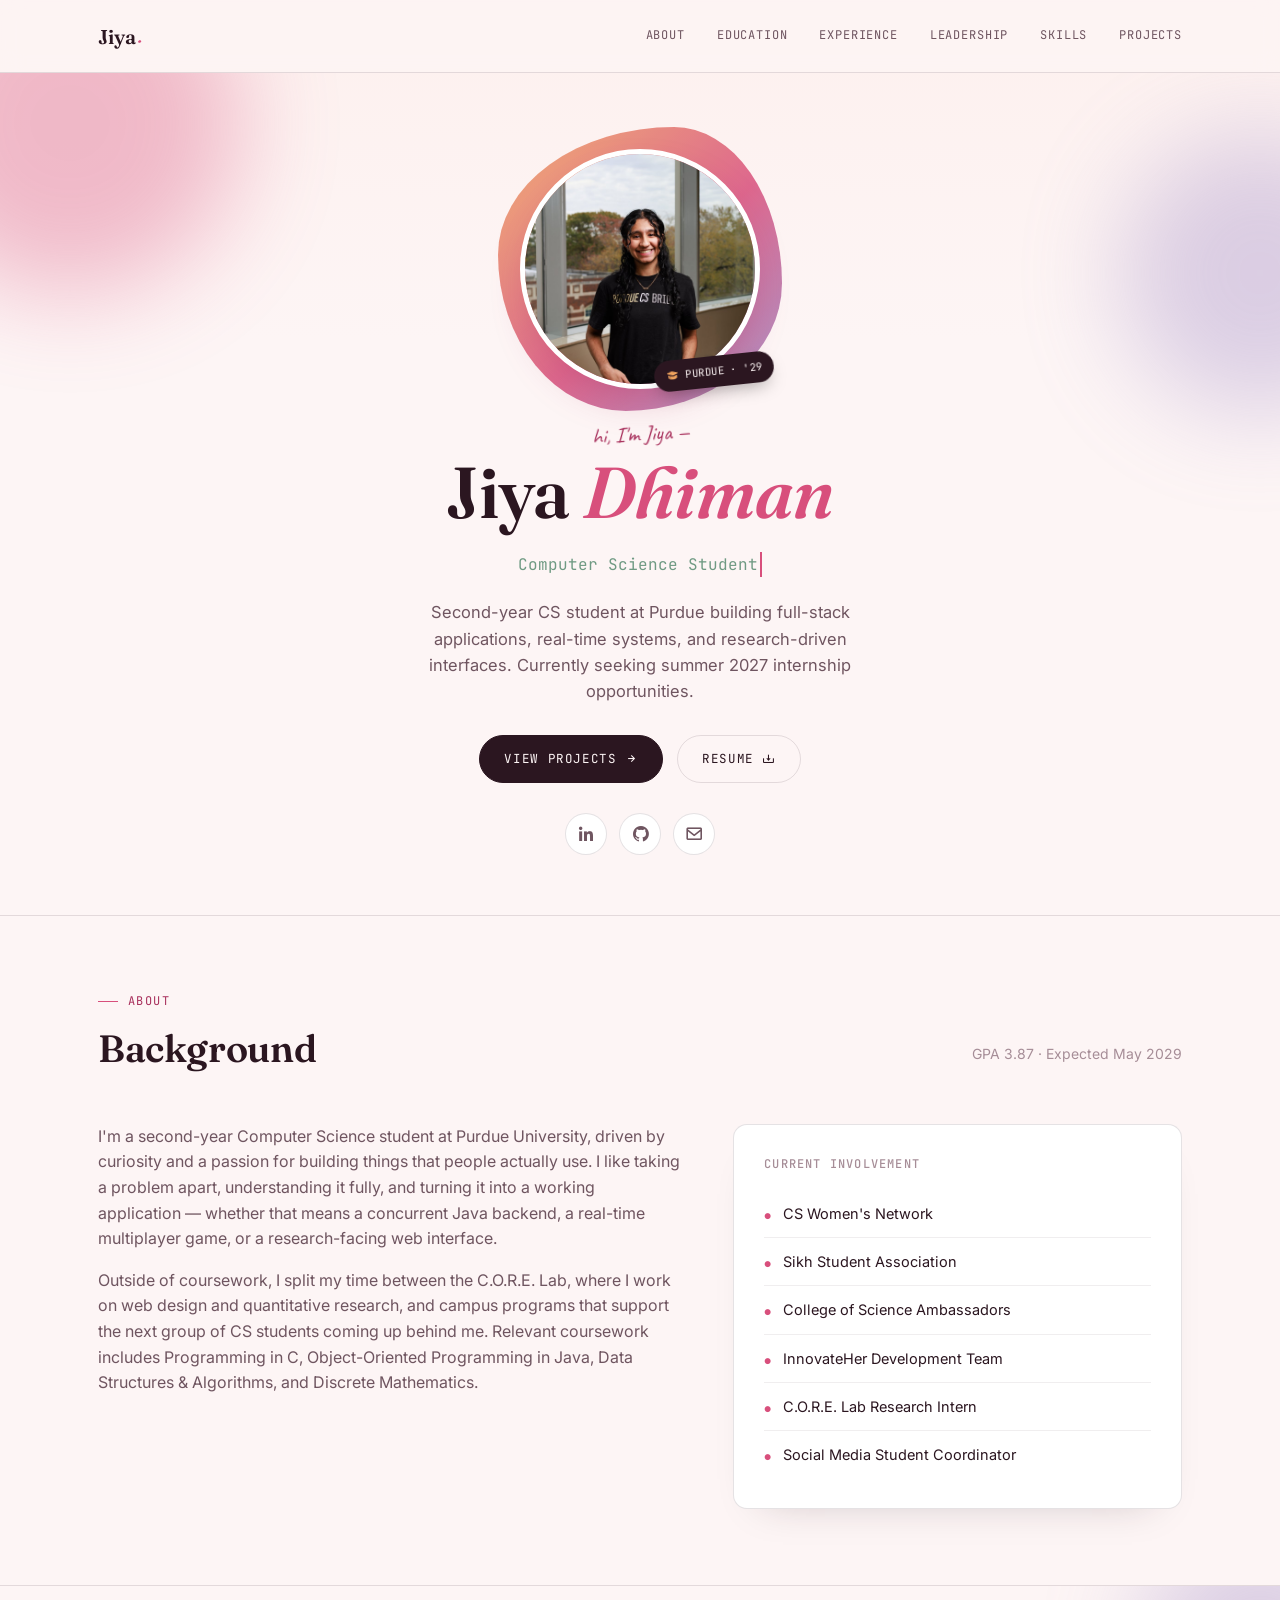
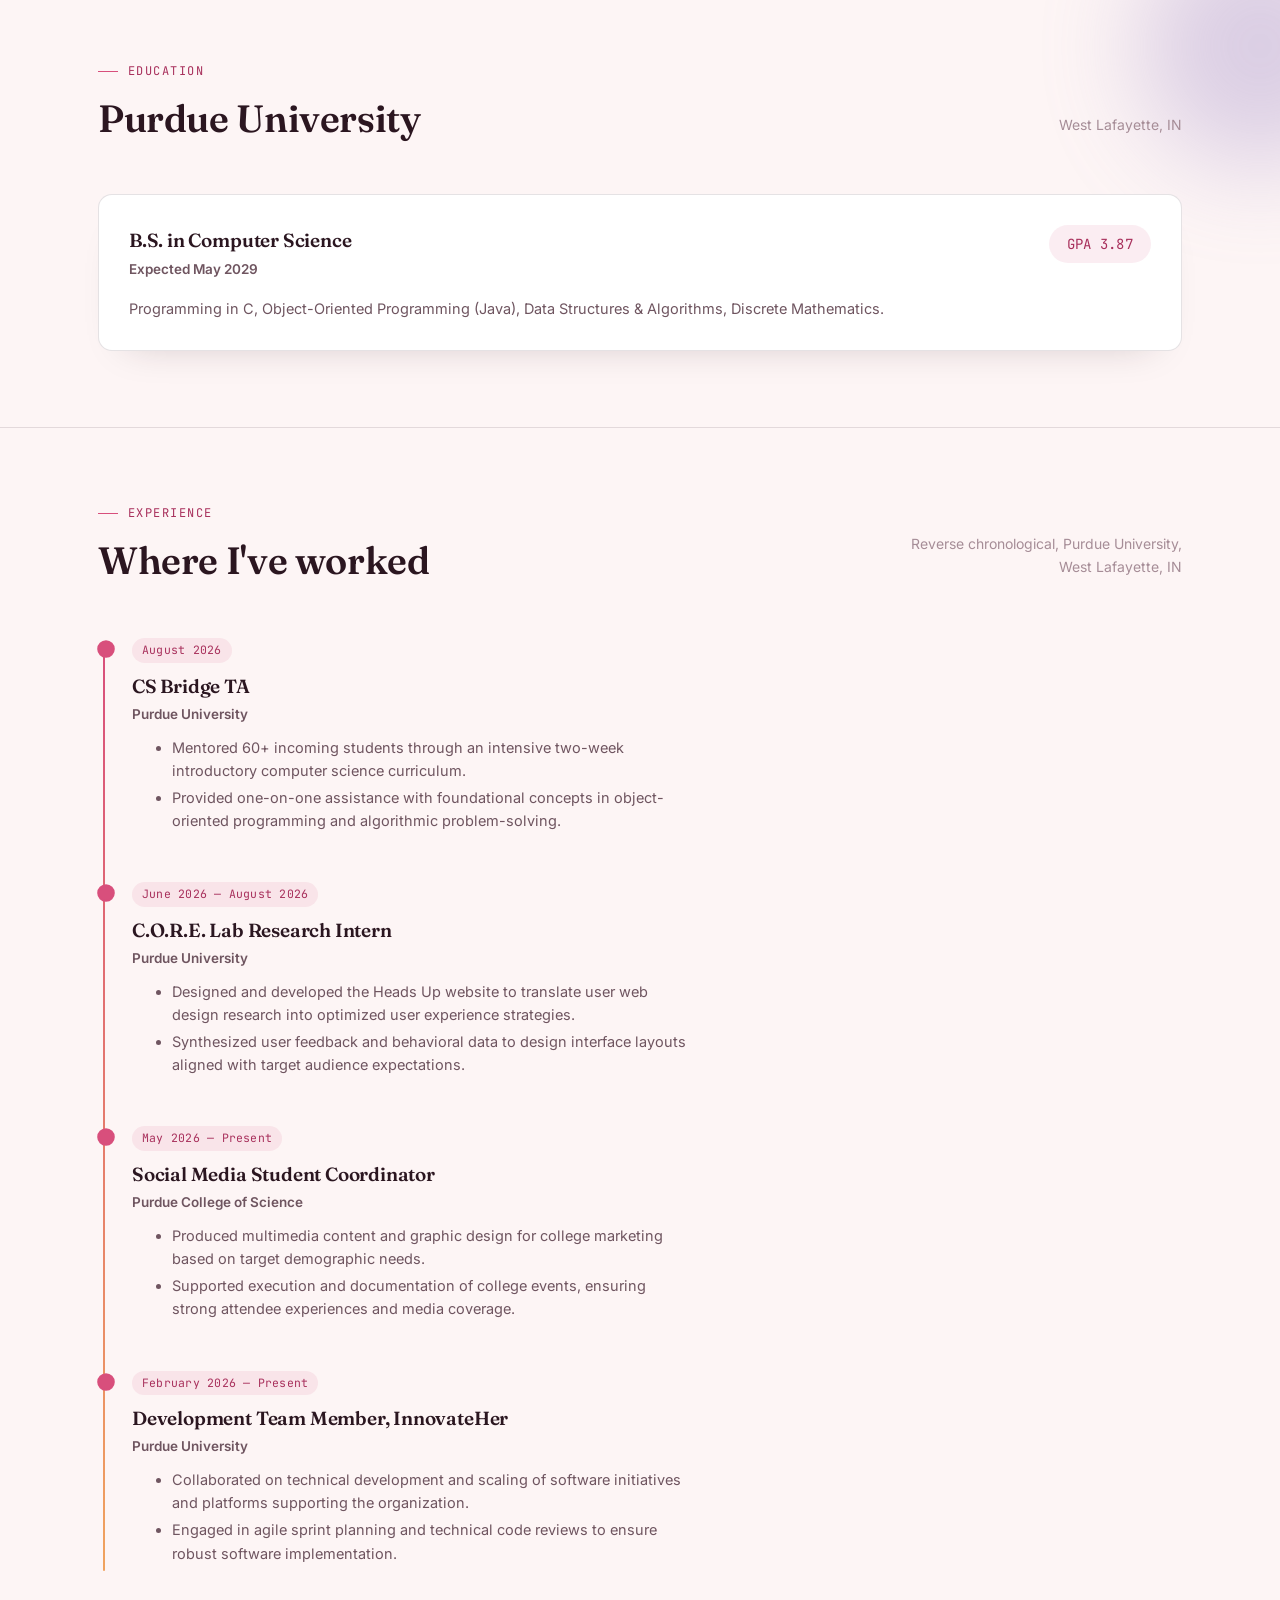
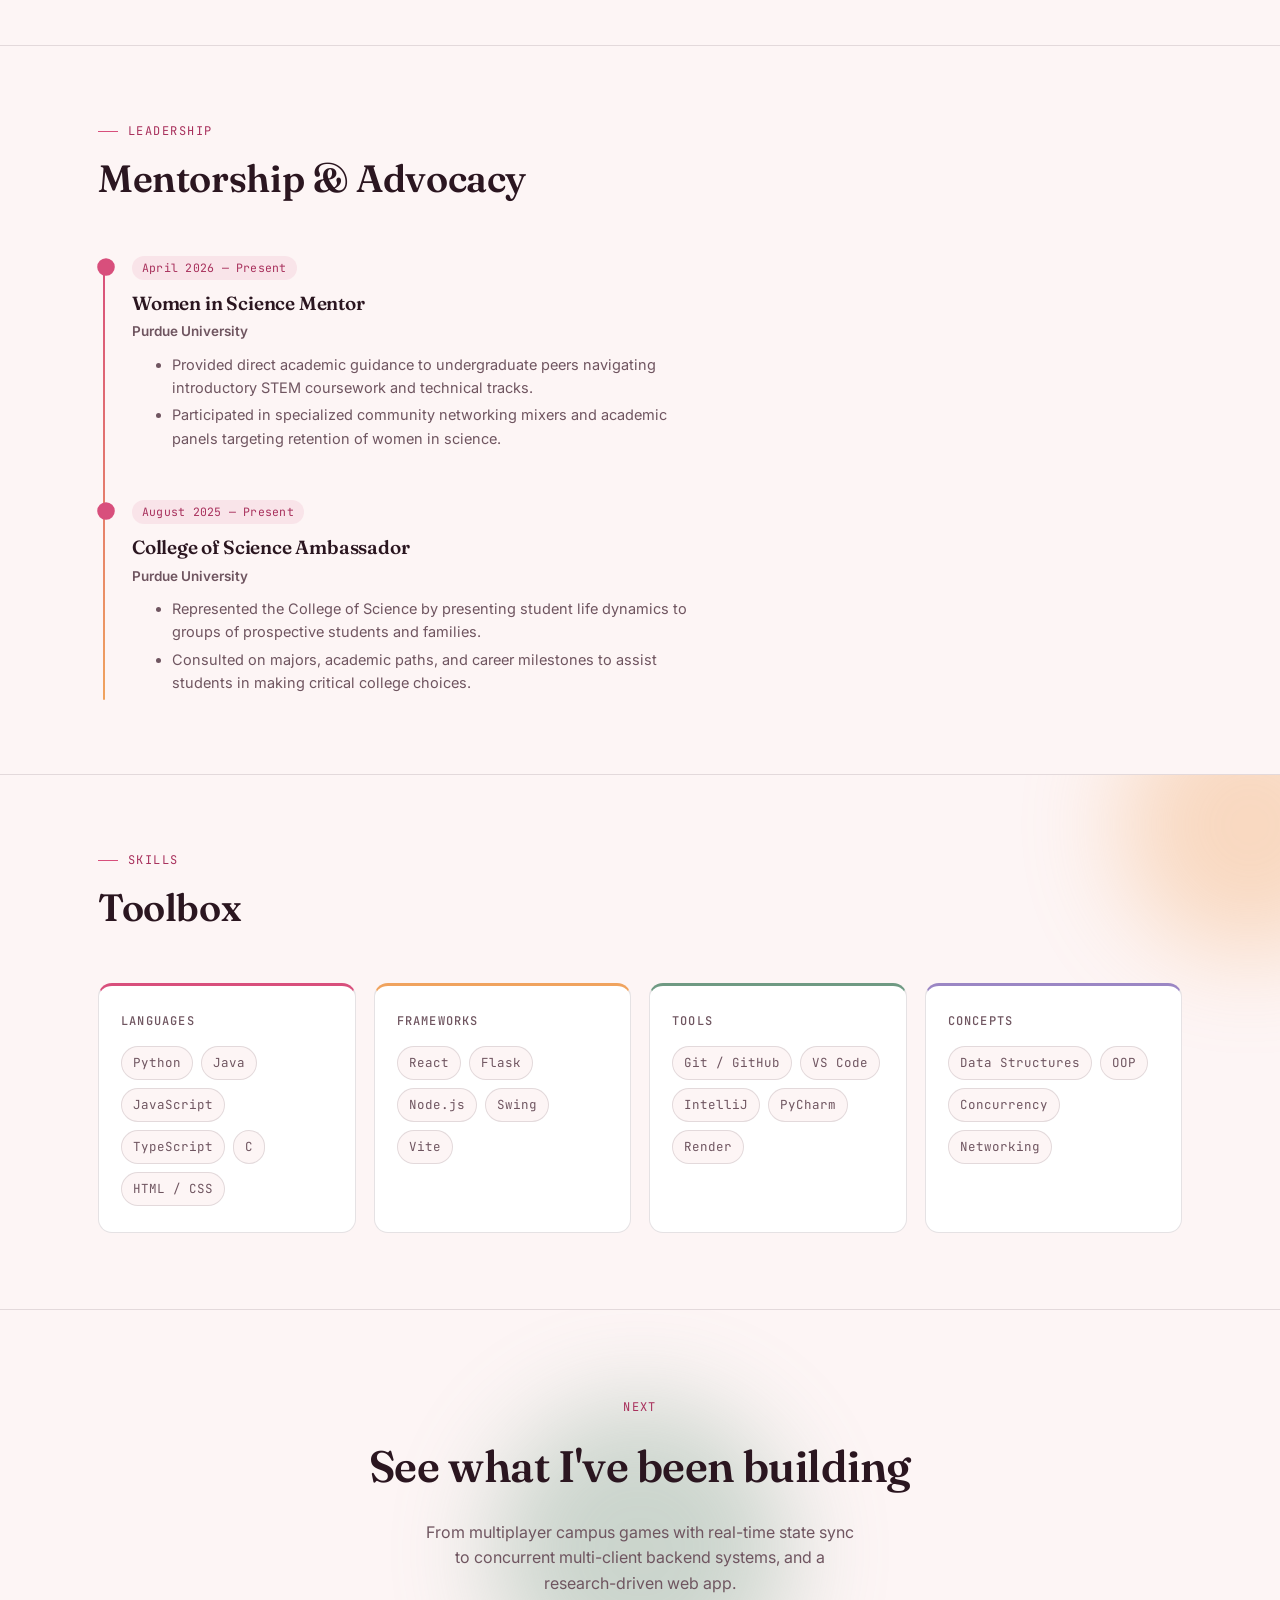
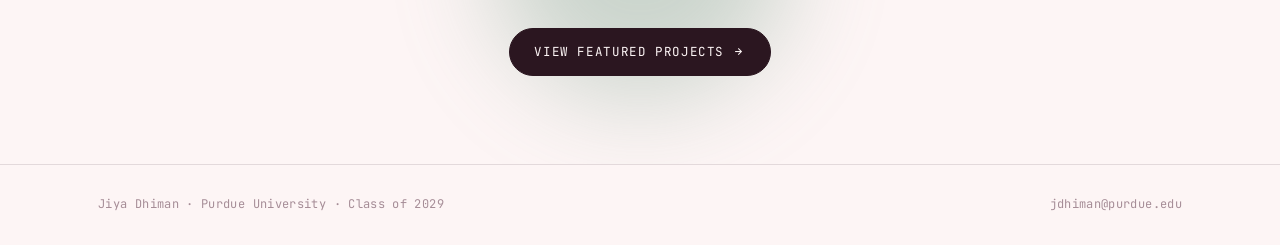
<file: index.html>
<!DOCTYPE html>
<html lang="en">
<head>
<meta charset="UTF-8">
<meta name="viewport" content="width=device-width, initial-scale=1.0">
<title>Jiya Dhiman — Computer Science, Purdue University</title>
<meta name="description" content="Portfolio of Jiya Dhiman, Computer Science student at Purdue University.">

<link rel="preconnect" href="https://fonts.googleapis.com">
<link href="https://fonts.googleapis.com/css2?family=Fraunces:ital,opsz,wght@0,9..144,400;0,9..144,500;0,9..144,600;1,9..144,500&family=Inter:wght@400;500;600;700&family=JetBrains+Mono:wght@400;500&display=swap" rel="stylesheet">
<link href="https://fonts.googleapis.com/css2?family=Caveat:wght@500;600&display=swap" rel="stylesheet">
<link href='https://unpkg.com/boxicons@2.1.4/css/boxicons.min.css' rel='stylesheet'>
<link rel="stylesheet" href="style.css">
</head>
<body>

<div class="scroll-progress"></div>

<nav class="site-nav">
  <div class="wrap">
    <a href="index.html" class="nav-mark">Jiya<span>.</span></a>
    <div class="nav-links">
      <a href="#about">About</a>
      <a href="#education">Education</a>
      <a href="#experience">Experience</a>
      <a href="#leadership">Leadership</a>
      <a href="#skills">Skills</a>
      <a href="projects.html">Projects</a>
    </div>
    <button class="nav-toggle" aria-label="Toggle menu" aria-expanded="false">
      <i class='bx bx-menu'></i>
    </button>
  </div>
</nav>

<header class="hero" id="top">
  <div class="blob" style="width:340px;height:340px;background:var(--rose);top:-120px;left:-100px;"></div>
  <div class="blob" style="width:280px;height:280px;background:var(--lavender);top:60px;right:-120px;animation-delay:-4s;"></div>

  <div class="wrap hero-inner">
    <div class="portrait">
      <div class="portrait-blob"></div>
      <img class="portrait-img" src="images/profile.jpg" alt="Jiya Dhiman standing in front of a campus window at Purdue University">
      <span class="portrait-badge"><i class='bx bxs-graduation'></i>Purdue &middot; '29</span>
    </div>

    <span class="hero-note">hi, I'm Jiya &mdash;</span>
    <h1>Jiya <span class="accent">Dhiman</span></h1>
    <div class="hero-role" data-typewriter='["Computer Science Student", "C.O.R.E. Lab Research Intern", "InnovateHer Developer", "CS Bridge TA"]'>
      <span class="type-text"></span><span class="cursor">&nbsp;</span>
    </div>
    <p class="hero-desc">
      Second-year CS student at Purdue building full-stack applications, real-time systems, and research-driven interfaces. Currently seeking summer 2027 internship opportunities.
    </p>
    <div class="hero-actions">
      <a href="projects.html" class="btn btn-solid">View Projects <i class='bx bx-right-arrow-alt'></i></a>
      <a href="resume.pdf" target="_blank" class="btn btn-ghost">Resume <i class='bx bx-download'></i></a>
    </div>
    <div class="social-row">
      <a href="https://www.linkedin.com/in/jiya-dhiman-4bb05b312/" target="_blank" aria-label="LinkedIn"><i class='bx bxl-linkedin'></i></a>
      <a href="https://github.com/jiya-dhiman" target="_blank" aria-label="GitHub"><i class='bx bxl-github'></i></a>
      <a href="mailto:jdhiman@purdue.edu" aria-label="Email"><i class='bx bx-envelope'></i></a>
    </div>
  </div>
</header>

<main>

  <section id="about">
    <div class="wrap">
      <div class="section-head">
        <div>
          <div class="eyebrow">About</div>
          <h2>Background</h2>
        </div>
        <p class="section-note">GPA 3.87 &middot; Expected May 2029</p>
      </div>

      <div class="about-grid">
        <div class="reveal">
          <p>
            I'm a second-year Computer Science student at Purdue University, driven by curiosity and a passion for building things that people actually use. I like taking a problem apart, understanding it fully, and turning it into a working application &mdash; whether that means a concurrent Java backend, a real-time multiplayer game, or a research-facing web interface.
          </p>
          <p>
            Outside of coursework, I split my time between the C.O.R.E. Lab, where I work on web design and quantitative research, and campus programs that support the next group of CS students coming up behind me. Relevant coursework includes Programming in C, Object-Oriented Programming in Java, Data Structures &amp; Algorithms, and Discrete Mathematics.
          </p>
        </div>

        <div class="involve-panel reveal">
          <h4>Current Involvement</h4>
          <ul>
            <li>CS Women's Network</li>
            <li>Sikh Student Association</li>
            <li>College of Science Ambassadors</li>
            <li>InnovateHer Development Team</li>
            <li>C.O.R.E. Lab Research Intern</li>
            <li>Social Media Student Coordinator</li>
          </ul>
        </div>
      </div>
    </div>
  </section>

  <section id="education">
    <div class="blob" style="width:240px;height:240px;background:var(--lavender);top:-60px;right:-100px;"></div>
    <div class="wrap">
      <div class="section-head">
        <div>
          <div class="eyebrow">Education</div>
          <h2>Purdue University</h2>
        </div>
        <p class="section-note">West Lafayette, IN</p>
      </div>

      <div class="involve-panel reveal" style="display:flex; flex-wrap:wrap; gap:32px; align-items:flex-start; justify-content:space-between;">
        <div style="flex:1 1 320px;">
          <h3 class="tl-role" style="margin-bottom:4px;">B.S. in Computer Science</h3>
          <div class="tl-org">Expected May 2029</div>
          <p style="color:var(--ink-soft); font-size:14.5px; margin-top:16px; margin-bottom:0;">
            Programming in C, Object-Oriented Programming (Java), Data Structures &amp; Algorithms, Discrete Mathematics.
          </p>
        </div>
        <div style="flex:0 0 auto; text-align:center;">
          <div class="tl-date" style="font-size:14px; padding:8px 18px;">GPA 3.87</div>
        </div>
      </div>
    </div>
  </section>

  <section id="experience">
    <div class="wrap">
      <div class="section-head">
        <div>
          <div class="eyebrow">Experience</div>
          <h2>Where I've worked</h2>
        </div>
        <p class="section-note">Reverse chronological, Purdue University, West Lafayette, IN</p>
      </div>

      <div class="timeline reveal">
        <div class="timeline-fill"></div>

        <div class="tl-item reveal">
          <div class="tl-date">August 2026</div>
          <h3 class="tl-role">CS Bridge TA</h3>
          <div class="tl-org">Purdue University</div>
          <ul class="tl-desc">
            <li>Mentored 60+ incoming students through an intensive two-week introductory computer science curriculum.</li>
            <li>Provided one-on-one assistance with foundational concepts in object-oriented programming and algorithmic problem-solving.</li>
          </ul>
        </div>

        <div class="tl-item reveal">
          <div class="tl-date">June 2026 &mdash; August 2026</div>
          <h3 class="tl-role">C.O.R.E. Lab Research Intern</h3>
          <div class="tl-org">Purdue University</div>
          <ul class="tl-desc">
            <li>Designed and developed the Heads Up website to translate user web design research into optimized user experience strategies.</li>
            <li>Synthesized user feedback and behavioral data to design interface layouts aligned with target audience expectations.</li>
          </ul>
        </div>

        <div class="tl-item reveal">
          <div class="tl-date">May 2026 &mdash; Present</div>
          <h3 class="tl-role">Social Media Student Coordinator</h3>
          <div class="tl-org">Purdue College of Science</div>
          <ul class="tl-desc">
            <li>Produced multimedia content and graphic design for college marketing based on target demographic needs.</li>
            <li>Supported execution and documentation of college events, ensuring strong attendee experiences and media coverage.</li>
          </ul>
        </div>

        <div class="tl-item reveal">
          <div class="tl-date">February 2026 &mdash; Present</div>
          <h3 class="tl-role">Development Team Member, InnovateHer</h3>
          <div class="tl-org">Purdue University</div>
          <ul class="tl-desc">
            <li>Collaborated on technical development and scaling of software initiatives and platforms supporting the organization.</li>
            <li>Engaged in agile sprint planning and technical code reviews to ensure robust software implementation.</li>
          </ul>
        </div>

      </div>
    </div>
  </section>

  <section id="leadership">
    <div class="wrap">
      <div class="section-head">
        <div>
          <div class="eyebrow">Leadership</div>
          <h2>Mentorship &amp; Advocacy</h2>
        </div>
      </div>

      <div class="timeline reveal">
        <div class="timeline-fill"></div>

        <div class="tl-item reveal">
          <div class="tl-date">April 2026 &mdash; Present</div>
          <h3 class="tl-role">Women in Science Mentor</h3>
          <div class="tl-org">Purdue University</div>
          <ul class="tl-desc">
            <li>Provided direct academic guidance to undergraduate peers navigating introductory STEM coursework and technical tracks.</li>
            <li>Participated in specialized community networking mixers and academic panels targeting retention of women in science.</li>
          </ul>
        </div>

        <div class="tl-item reveal">
          <div class="tl-date">August 2025 &mdash; Present</div>
          <h3 class="tl-role">College of Science Ambassador</h3>
          <div class="tl-org">Purdue University</div>
          <ul class="tl-desc">
            <li>Represented the College of Science by presenting student life dynamics to groups of prospective students and families.</li>
            <li>Consulted on majors, academic paths, and career milestones to assist students in making critical college choices.</li>
          </ul>
        </div>
      </div>
    </div>
  </section>

  <section id="skills">
    <div class="blob" style="width:260px;height:260px;background:var(--apricot);top:-80px;right:-100px;"></div>
    <div class="wrap">
      <div class="section-head">
        <div>
          <div class="eyebrow">Skills</div>
          <h2>Toolbox</h2>
        </div>
      </div>

      <div class="skills-grid reveal">
        <div class="skill-cell">
          <h4>Languages</h4>
          <div class="tag-row">
            <span class="tag">Python</span>
            <span class="tag">Java</span>
            <span class="tag">JavaScript</span>
            <span class="tag">TypeScript</span>
            <span class="tag">C</span>
            <span class="tag">HTML / CSS</span>
          </div>
        </div>
        <div class="skill-cell">
          <h4>Frameworks</h4>
          <div class="tag-row">
            <span class="tag">React</span>
            <span class="tag">Flask</span>
            <span class="tag">Node.js</span>
            <span class="tag">Swing</span>
            <span class="tag">Vite</span>
          </div>
        </div>
        <div class="skill-cell">
          <h4>Tools</h4>
          <div class="tag-row">
            <span class="tag">Git / GitHub</span>
            <span class="tag">VS Code</span>
            <span class="tag">IntelliJ</span>
            <span class="tag">PyCharm</span>
            <span class="tag">Render</span>
          </div>
        </div>
        <div class="skill-cell">
          <h4>Concepts</h4>
          <div class="tag-row">
            <span class="tag">Data Structures</span>
            <span class="tag">OOP</span>
            <span class="tag">Concurrency</span>
            <span class="tag">Networking</span>
          </div>
        </div>
      </div>
    </div>
  </section>

  <section class="cta-band">
    <div class="blob" style="width:300px;height:300px;background:var(--sage);top:20%;left:50%;transform:translateX(-50%);"></div>
    <div class="wrap">
      <div class="eyebrow">Next</div>
      <h2>See what I've been building</h2>
      <p>From multiplayer campus games with real-time state sync to concurrent multi-client backend systems, and a research-driven web app.</p>
      <a href="projects.html" class="btn btn-solid">View Featured Projects <i class='bx bx-right-arrow-alt'></i></a>
    </div>
  </section>

</main>

<footer class="site-footer">
  <div class="wrap footer-row">
    <span>Jiya Dhiman &middot; Purdue University &middot; Class of 2029</span>
    <a href="mailto:jdhiman@purdue.edu">jdhiman@purdue.edu</a>
  </div>
</footer>

<button class="back-to-top" aria-label="Back to top"><i class='bx bx-up-arrow-alt'></i></button>

<script src="script.js"></script>
</body>
</html>
</file>
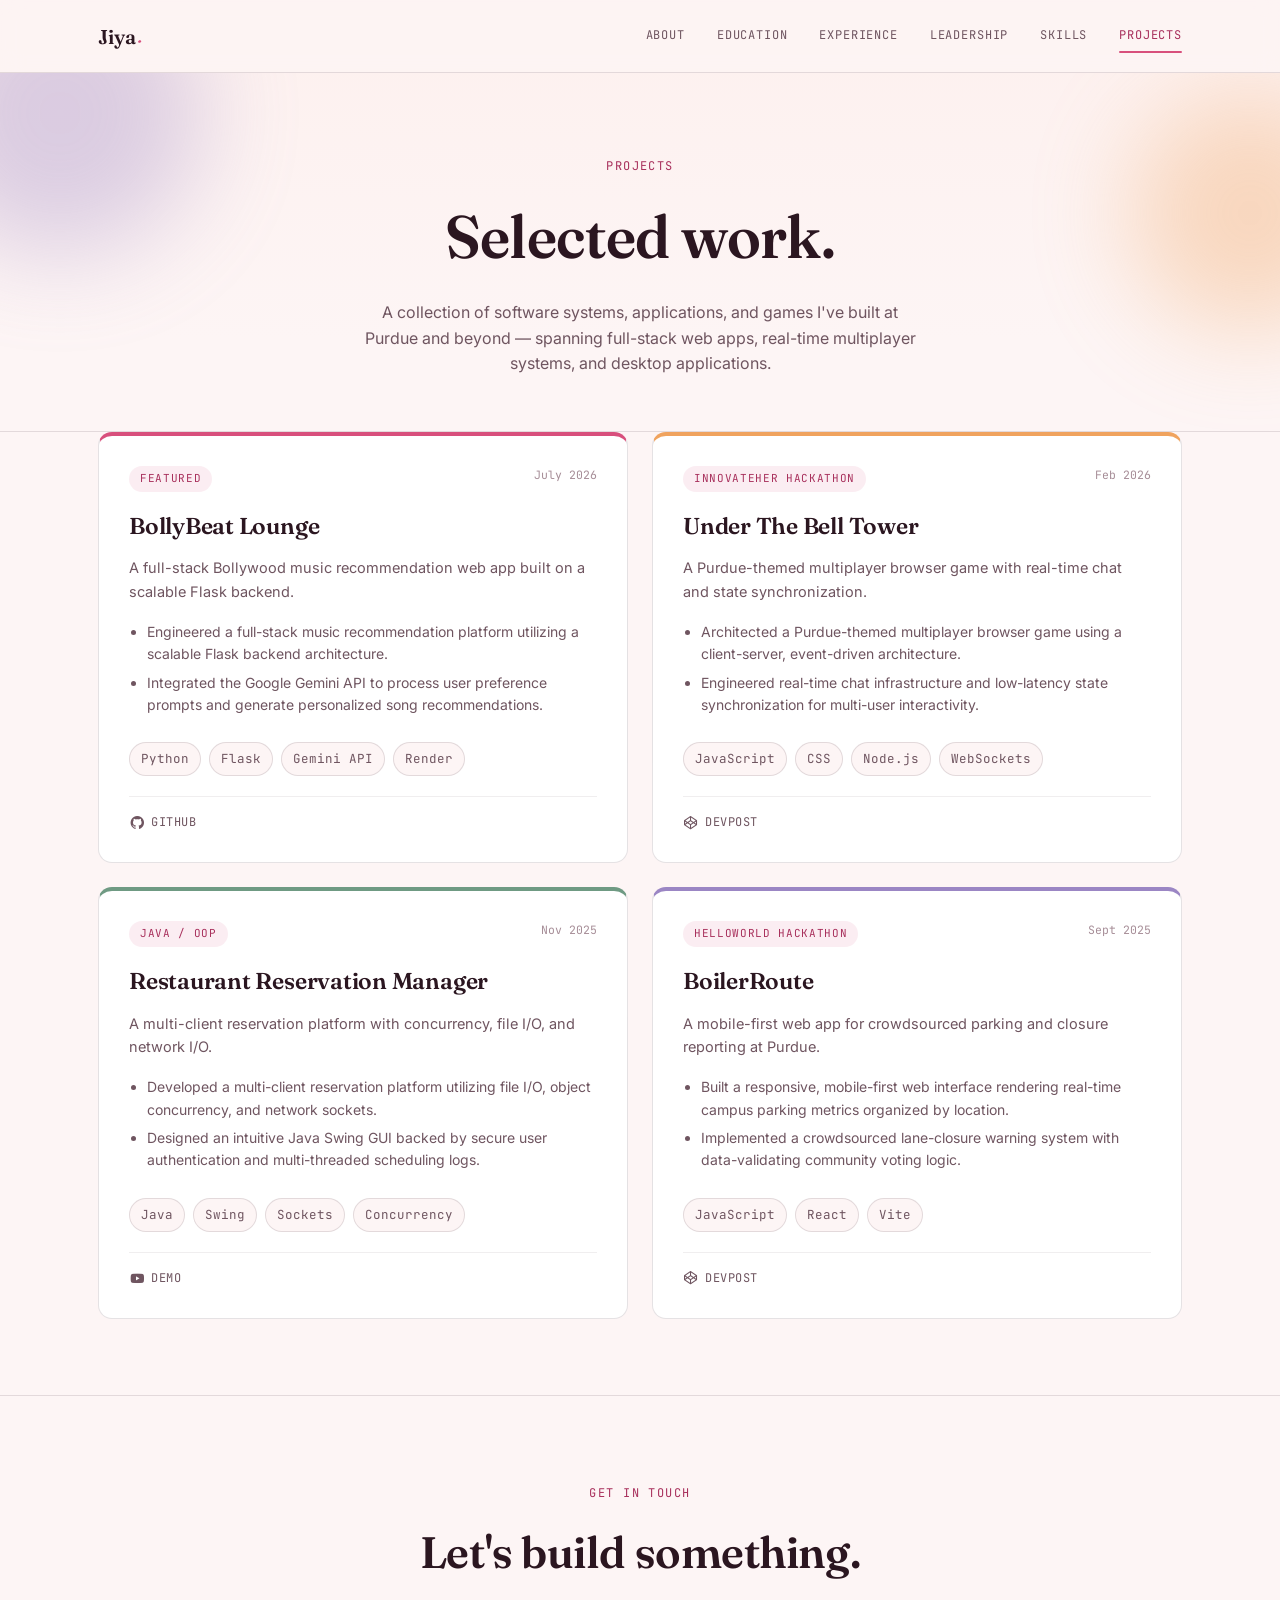
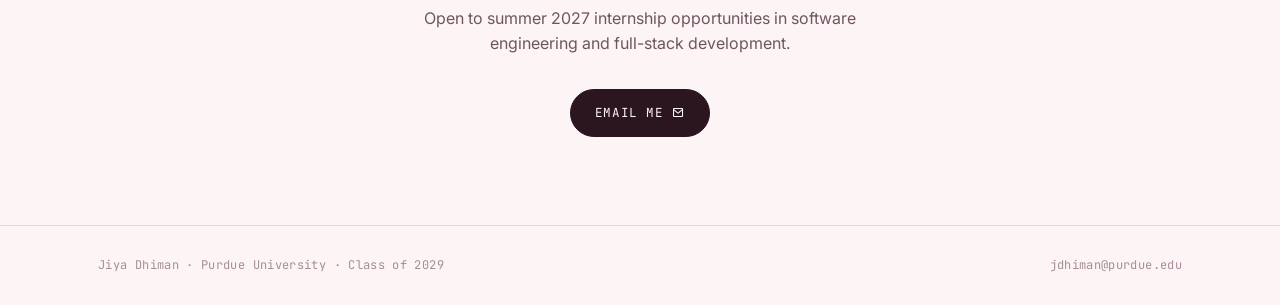
<file: projects.html>
<!DOCTYPE html>
<html lang="en">
<head>
<meta charset="UTF-8">
<meta name="viewport" content="width=device-width, initial-scale=1.0">
<title>Projects — Jiya Dhiman</title>
<meta name="description" content="Software projects by Jiya Dhiman, Computer Science student at Purdue University.">

<link rel="preconnect" href="https://fonts.googleapis.com">
<link href="https://fonts.googleapis.com/css2?family=Fraunces:ital,opsz,wght@0,9..144,400;0,9..144,500;0,9..144,600;1,9..144,500&family=Inter:wght@400;500;600;700&family=JetBrains+Mono:wght@400;500&display=swap" rel="stylesheet">
<link href="https://fonts.googleapis.com/css2?family=Caveat:wght@500;600&display=swap" rel="stylesheet">
<link href='https://unpkg.com/boxicons@2.1.4/css/boxicons.min.css' rel='stylesheet'>
<link rel="stylesheet" href="style.css">
</head>
<body>

<div class="scroll-progress"></div>

<nav class="site-nav">
  <div class="wrap">
    <a href="index.html" class="nav-mark">Jiya<span>.</span></a>
    <div class="nav-links">
      <a href="index.html#about">About</a>
      <a href="index.html#education">Education</a>
      <a href="index.html#experience">Experience</a>
      <a href="index.html#leadership">Leadership</a>
      <a href="index.html#skills">Skills</a>
      <a href="projects.html" class="is-active">Projects</a>
    </div>
    <button class="nav-toggle" aria-label="Toggle menu" aria-expanded="false">
      <i class='bx bx-menu'></i>
    </button>
  </div>
</nav>

<header class="page-hero">
  <div class="blob" style="width:280px;height:280px;background:var(--lavender);top:-100px;left:-80px;"></div>
  <div class="blob" style="width:240px;height:240px;background:var(--apricot);top:20px;right:-90px;animation-delay:-5s;"></div>
  <div class="wrap">
    <div class="eyebrow">Projects</div>
    <h1>Selected work.</h1>
    <p>A collection of software systems, applications, and games I've built at Purdue and beyond &mdash; spanning full-stack web apps, real-time multiplayer systems, and desktop applications.</p>
  </div>
</header>

<main>
  <section style="padding-top:0;">
    <div class="wrap">
      <div class="project-grid">

        <article class="project-card reveal">
          <div class="project-top">
            <span class="featured-tag">Featured</span>
            <span class="project-date">July 2026</span>
          </div>
          <h3>BollyBeat Lounge</h3>
          <p>A full-stack Bollywood music recommendation web app built on a scalable Flask backend.</p>
          <ul>
            <li>Engineered a full-stack music recommendation platform utilizing a scalable Flask backend architecture.</li>
            <li>Integrated the Google Gemini API to process user preference prompts and generate personalized song recommendations.</li>
          </ul>
          <div class="project-tags">
            <span class="tag">Python</span>
            <span class="tag">Flask</span>
            <span class="tag">Gemini API</span>
            <span class="tag">Render</span>
          </div>
          <div class="project-links">
            <a href="https://github.com/jiya-dhiman/BollyBeat_Lounge" target="_blank"><i class='bx bxl-github'></i> GitHub</a>
          </div>
        </article>

        <article class="project-card reveal">
          <div class="project-top">
            <span class="featured-tag">InnovateHer Hackathon</span>
            <span class="project-date">Feb 2026</span>
          </div>
          <h3>Under The Bell Tower</h3>
          <p>A Purdue-themed multiplayer browser game with real-time chat and state synchronization.</p>
          <ul>
            <li>Architected a Purdue-themed multiplayer browser game using a client-server, event-driven architecture.</li>
            <li>Engineered real-time chat infrastructure and low-latency state synchronization for multi-user interactivity.</li>
          </ul>
          <div class="project-tags">
            <span class="tag">JavaScript</span>
            <span class="tag">CSS</span>
            <span class="tag">Node.js</span>
            <span class="tag">WebSockets</span>
          </div>
          <div class="project-links">
            <a href="https://devpost.com/software/under-the-bell-tower" target="_blank"><i class='bx bxl-codepen'></i> Devpost</a>
          </div>
        </article>

        <article class="project-card reveal">
          <div class="project-top">
            <span class="featured-tag">Java / OOP</span>
            <span class="project-date">Nov 2025</span>
          </div>
          <h3>Restaurant Reservation Manager</h3>
          <p>A multi-client reservation platform with concurrency, file I/O, and network I/O.</p>
          <ul>
            <li>Developed a multi-client reservation platform utilizing file I/O, object concurrency, and network sockets.</li>
            <li>Designed an intuitive Java Swing GUI backed by secure user authentication and multi-threaded scheduling logs.</li>
          </ul>
          <div class="project-tags">
            <span class="tag">Java</span>
            <span class="tag">Swing</span>
            <span class="tag">Sockets</span>
            <span class="tag">Concurrency</span>
          </div>
          <div class="project-links">
            <a href="https://youtu.be/wPv7WEtXi2s" target="_blank"><i class='bx bxl-youtube'></i> Demo</a>
          </div>
        </article>

        <article class="project-card reveal">
          <div class="project-top">
            <span class="featured-tag">HelloWorld Hackathon</span>
            <span class="project-date">Sept 2025</span>
          </div>
          <h3>BoilerRoute</h3>
          <p>A mobile-first web app for crowdsourced parking and closure reporting at Purdue.</p>
          <ul>
            <li>Built a responsive, mobile-first web interface rendering real-time campus parking metrics organized by location.</li>
            <li>Implemented a crowdsourced lane-closure warning system with data-validating community voting logic.</li>
          </ul>
          <div class="project-tags">
            <span class="tag">JavaScript</span>
            <span class="tag">React</span>
            <span class="tag">Vite</span>
          </div>
          <div class="project-links">
            <a href="https://devpost.com/software/boiler-route" target="_blank"><i class='bx bxl-codepen'></i> Devpost</a>
          </div>
        </article>

      </div>
    </div>
  </section>

  <section class="cta-band">
    <div class="wrap">
      <div class="eyebrow">Get in touch</div>
      <h2>Let's build something.</h2>
      <p>Open to summer 2027 internship opportunities in software engineering and full-stack development.</p>
      <a href="mailto:jdhiman@purdue.edu" class="btn btn-solid">Email Me <i class='bx bx-envelope'></i></a>
    </div>
  </section>
</main>

<footer class="site-footer">
  <div class="wrap footer-row">
    <span>Jiya Dhiman &middot; Purdue University &middot; Class of 2029</span>
    <a href="mailto:jdhiman@purdue.edu">jdhiman@purdue.edu</a>
  </div>
</footer>

<button class="back-to-top" aria-label="Back to top"><i class='bx bx-up-arrow-alt'></i></button>

<script src="script.js"></script>
</body>
</html>
</file>
<file: style.css>
/* ============================================================
   Jiya Dhiman — Portfolio
   Design tokens
   ============================================================ */

:root{
  --paper:      #fdf5f5;
  --paper-warm: #fdf0ee;
  --panel:      #ffffff;
  --ink:        #2b1620;
  --ink-soft:   #6f5560;
  --ink-faint:  #a68d97;

  --rose:       #d84f7c;
  --rose-deep:  #a8305c;
  --apricot:    #f0a35e;
  --sage:       #6f9a83;
  --lavender:   #9b86c4;

  --line:       rgba(43, 22, 32, 0.12);
  --line-soft:  rgba(43, 22, 32, 0.07);

  --display: 'Fraunces', ui-serif, Georgia, serif;
  --hand:    'Caveat', cursive;
  --sans:    'Inter', -apple-system, BlinkMacSystemFont, sans-serif;
  --mono:    'JetBrains Mono', ui-monospace, SFMono-Regular, Menlo, monospace;

  --maxw: 1140px;
  --radius: 14px;
  --radius-sm: 8px;
}

*{ box-sizing: border-box; }
html{ scroll-behavior: smooth; }

@media (prefers-reduced-motion: reduce){
  html{ scroll-behavior: auto; }
  *{ animation-duration: 0.001ms !important; animation-iteration-count: 1 !important; transition-duration: 0.001ms !important; }
}

body{
  margin: 0;
  background: linear-gradient(180deg, var(--paper-warm) 0%, var(--paper) 340px, var(--paper) 100%);
  color: var(--ink);
  font-family: var(--sans);
  font-size: 16px;
  line-height: 1.6;
  -webkit-font-smoothing: antialiased;
  overflow-x: hidden;
}

img{ max-width: 100%; display: block; }
a{ color: inherit; text-decoration: none; }
::selection{ background: var(--rose); color: #fff; }
:focus-visible{ outline: 2px solid var(--rose-deep); outline-offset: 3px; }

.wrap{ max-width: var(--maxw); margin: 0 auto; padding: 0 28px; position: relative; }

.eyebrow{
  font-family: var(--mono);
  font-size: 12px;
  letter-spacing: 0.12em;
  text-transform: uppercase;
  color: var(--rose-deep);
  display: flex;
  align-items: center;
  gap: 10px;
}
.eyebrow::before{
  content: "";
  width: 20px; height: 1px;
  background: var(--rose);
  display: inline-block;
}

h1, h2, h3, h4{
  font-family: var(--display);
  font-weight: 600;
  color: var(--ink);
  margin: 0;
  letter-spacing: -0.01em;
}

/* ---- decorative blobs ---- */
.blob{
  position: absolute;
  border-radius: 50%;
  filter: blur(50px);
  opacity: 0.35;
  z-index: 0;
  pointer-events: none;
  animation: drift 14s ease-in-out infinite;
}
@keyframes drift{
  0%, 100%{ transform: translate(0,0) scale(1); }
  50%{ transform: translate(14px,-18px) scale(1.05); }
}

/* ============================== NAV ============================== */

.site-nav{
  position: sticky; top: 0; z-index: 100;
  background: rgba(253, 245, 245, 0.82);
  backdrop-filter: blur(10px);
  border-bottom: 1px solid var(--line);
}
.site-nav .wrap{ display: flex; align-items: center; justify-content: space-between; height: 72px; }

.nav-mark{ font-family: var(--display); font-weight: 600; font-size: 20px; }
.nav-mark span{ color: var(--rose); font-family: var(--hand); font-size: 26px; }

.nav-links{ display: flex; gap: 32px; font-family: var(--mono); font-size: 12px; letter-spacing: 0.07em; text-transform: uppercase; }
.nav-links a{ position: relative; padding: 4px 0; color: var(--ink-soft); transition: color 0.2s ease; }
.nav-links a::after{ content: ""; position: absolute; left: 0; bottom: -3px; width: 0; height: 2px; border-radius: 2px; background: var(--rose); transition: width 0.25s ease; }
.nav-links a:hover{ color: var(--ink); }
.nav-links a:hover::after, .nav-links a.is-active::after{ width: 100%; }
.nav-links a.is-active{ color: var(--rose-deep); }

.nav-toggle{ display: none; }
@media (max-width: 720px){
  .nav-links{
    position: fixed; inset: 72px 0 auto 0; flex-direction: column; gap: 0;
    background: var(--paper); border-bottom: 1px solid var(--line);
    max-height: 0; overflow: hidden; transition: max-height 0.3s ease;
  }
  .nav-links.is-open{ max-height: 320px; }
  .nav-links a{ padding: 16px 28px; border-top: 1px solid var(--line-soft); }
  .nav-links a::after{ display: none; }
  .nav-toggle{
    display: block; background: none; border: 1px solid var(--line); border-radius: var(--radius-sm);
    width: 40px; height: 40px; font-size: 19px; color: var(--ink);
  }
}

/* ============================== HERO ============================== */

.hero{ padding: 76px 0 60px; position: relative; overflow: hidden; }

.hero-inner{
  display: flex;
  flex-direction: column;
  align-items: center;
  text-align: center;
  position: relative;
  z-index: 1;
}

.portrait{
  position: relative;
  width: 240px; height: 240px;
  margin-bottom: 28px;
  transform: translateZ(0);
}
.portrait-blob{
  position: absolute;
  inset: -22px;
  z-index: -1;
  background: linear-gradient(135deg, var(--apricot), var(--rose) 55%, var(--lavender));
  border-radius: 62% 38% 55% 45% / 45% 55% 45% 55%;
  opacity: 0.85;
  animation: blobmorph 10s ease-in-out infinite;
  transform: translateZ(0);
}
@keyframes blobmorph{
  0%, 100%{ border-radius: 62% 38% 55% 45% / 45% 55% 45% 55%; }
  50%{ border-radius: 45% 55% 40% 60% / 55% 40% 60% 40%; }
}
.portrait-img{
  width: 100%; height: 100%;
  border-radius: 50%;
  object-fit: cover;
  object-position: 50% 50%;
  border: 5px solid var(--panel);
  box-shadow: 0 18px 40px -14px rgba(168, 48, 92, 0.4);
  transform: translateZ(0);
  backface-visibility: hidden;
  image-rendering: -webkit-optimize-contrast;
}
.portrait-badge{
  position: absolute;
  bottom: 2px; right: -14px;
  background: var(--ink);
  color: var(--paper);
  font-family: var(--mono);
  font-size: 10.5px;
  letter-spacing: 0.04em;
  text-transform: uppercase;
  padding: 7px 12px;
  border-radius: 999px;
  transform: rotate(-6deg);
  box-shadow: 0 8px 18px -6px rgba(0,0,0,0.35);
  display: flex; align-items: center; gap: 6px;
}
.portrait-badge i{ color: var(--apricot); font-size: 13px; }

.hero-note{
  font-family: var(--hand);
  font-size: 22px;
  color: var(--rose-deep);
  transform: rotate(-3deg);
  margin-bottom: 4px;
  display: inline-block;
}

.hero h1{
  font-size: clamp(42px, 7vw, 72px);
  line-height: 1.02;
  margin-bottom: 8px;
}
.hero h1 .accent{ color: var(--rose); font-style: italic; }

.hero-role{
  font-family: var(--mono);
  font-size: 16px;
  color: var(--sage);
  margin: 14px 0 22px;
  min-height: 24px;
}
.hero-role .cursor{ display: inline-block; width: 2px; background: var(--rose); margin-left: 2px; animation: blink 1s steps(1) infinite; }
@keyframes blink{ 50%{ opacity: 0; } }

.hero-desc{
  color: var(--ink-soft);
  max-width: 50ch;
  margin: 0 0 30px;
  font-size: 16.5px;
}

.hero-actions{ display: flex; gap: 14px; flex-wrap: wrap; justify-content: center; margin-bottom: 30px; }

.btn{
  font-family: var(--mono);
  font-size: 12.5px;
  letter-spacing: 0.05em;
  text-transform: uppercase;
  padding: 13px 24px;
  border-radius: 999px;
  border: 1.5px solid var(--ink);
  transition: transform 0.18s ease, background 0.18s ease, color 0.18s ease, box-shadow 0.18s ease;
  display: inline-flex;
  align-items: center;
  gap: 8px;
}
.btn-solid{ background: var(--ink); color: var(--paper); }
.btn-solid:hover{ background: var(--rose-deep); border-color: var(--rose-deep); transform: translateY(-2px); box-shadow: 0 10px 22px -8px rgba(168,48,92,0.5); }
.btn-ghost{ border-color: var(--line); color: var(--ink); }
.btn-ghost:hover{ border-color: var(--ink); transform: translateY(-2px); }

.social-row{ display: flex; gap: 12px; }
.social-row a{
  width: 42px; height: 42px; border: 1.5px solid var(--line); border-radius: 50%;
  display: flex; align-items: center; justify-content: center; font-size: 19px; color: var(--ink-soft);
  transition: all 0.2s ease; background: var(--panel);
}
.social-row a:hover{ background: var(--rose); border-color: var(--rose); color: #fff; transform: translateY(-3px) rotate(-4deg); }

/* ============================== SECTION ============================== */

section{ padding: 76px 0; border-top: 1px solid var(--line); position: relative; overflow: hidden; }
.hero + section{ border-top: none; }

.section-head{ display: flex; justify-content: space-between; align-items: flex-end; gap: 24px; margin-bottom: 44px; flex-wrap: wrap; position: relative; z-index: 1; }
.section-head h2{ font-size: clamp(28px, 3.4vw, 38px); margin-top: 8px; }
.section-note{ font-size: 14px; color: var(--ink-faint); max-width: 34ch; text-align: right; }
@media (max-width: 640px){ .section-note{ text-align: left; } }

.reveal{ opacity: 0; transform: translateY(18px); transition: opacity 0.6s ease, transform 0.6s ease; position: relative; z-index: 1; }
.reveal.is-visible{ opacity: 1; transform: translateY(0); }

/* ============================== ABOUT ============================== */

.about-grid{ display: grid; grid-template-columns: 1.3fr 1fr; gap: 52px; position: relative; z-index: 1; }
.about-grid p{ color: var(--ink-soft); margin: 0 0 16px; }
.about-grid p:last-child{ margin-bottom: 0; }

.involve-panel{
  background: var(--panel);
  border: 1px solid var(--line);
  border-radius: var(--radius);
  padding: 30px;
  box-shadow: 0 20px 40px -30px rgba(43,22,32,0.25);
}
.involve-panel h4{ font-family: var(--mono); font-size: 12px; letter-spacing: 0.1em; text-transform: uppercase; color: var(--ink-faint); font-weight: 500; margin-bottom: 16px; }
.involve-panel ul{ list-style: none; margin: 0; padding: 0; }
.involve-panel li{ padding: 12px 0; border-top: 1px solid var(--line-soft); display: flex; align-items: baseline; gap: 12px; font-size: 14.5px; }
.involve-panel li:first-child{ border-top: none; }
.involve-panel li::before{ content: "\25CF"; color: var(--rose); font-size: 8px; }

/* ============================== TIMELINE ============================== */

.timeline{ position: relative; padding-left: 34px; z-index: 1; }
.timeline::before{ content: ""; position: absolute; left: 5px; top: 6px; bottom: 6px; width: 2px; background: var(--line); border-radius: 2px; }
.timeline-fill{ position: absolute; left: 5px; top: 6px; width: 2px; height: 0%; background: linear-gradient(180deg, var(--rose), var(--apricot)); border-radius: 2px; transition: height 1.1s cubic-bezier(.22,.9,.3,1); }
.timeline.is-visible .timeline-fill{ height: 100%; }

.tl-item{ position: relative; padding-bottom: 44px; }
.tl-item:last-child{ padding-bottom: 0; }
.tl-item::before{
  content: ""; position: absolute; left: -34px; top: 5px; width: 12px; height: 12px; border-radius: 50%;
  background: var(--paper); border: 2px solid var(--line); transition: border-color 0.4s ease, background 0.4s ease, transform 0.4s ease;
}
.tl-item.is-visible::before{ border-color: var(--rose); background: var(--rose); transform: scale(1.1); }

.tl-date{
  display: inline-block;
  font-family: var(--mono); font-size: 11.5px; color: var(--rose-deep);
  background: rgba(216, 79, 124, 0.1);
  padding: 3px 10px; border-radius: 999px;
  letter-spacing: 0.02em; margin-bottom: 8px;
}
.tl-role{ font-size: 19px; margin-bottom: 3px; }
.tl-org{ font-family: var(--sans); font-weight: 600; font-size: 13.5px; color: var(--ink-soft); margin-bottom: 10px; }
.tl-desc{ color: var(--ink-soft); font-size: 14.5px; max-width: 62ch; margin: 0; }
.tl-desc li{ margin-bottom: 4px; }

/* ============================== SKILLS ============================== */

.skills-grid{ display: grid; grid-template-columns: repeat(4, 1fr); gap: 18px; position: relative; z-index: 1; }
.skill-cell{
  background: var(--panel); border: 1px solid var(--line); border-radius: var(--radius);
  padding: 26px 22px; border-top: 3px solid var(--rose);
  transition: transform 0.25s ease, box-shadow 0.25s ease;
}
.skill-cell:hover{ transform: translateY(-4px); box-shadow: 0 18px 34px -22px rgba(43,22,32,0.35); }
.skill-cell:nth-child(2){ border-top-color: var(--apricot); }
.skill-cell:nth-child(3){ border-top-color: var(--sage); }
.skill-cell:nth-child(4){ border-top-color: var(--lavender); }
.skill-cell h4{ font-family: var(--mono); font-size: 12px; letter-spacing: 0.1em; text-transform: uppercase; color: var(--ink-soft); font-weight: 500; margin-bottom: 15px; }
.tag-row{ display: flex; flex-wrap: wrap; gap: 8px; }
.tag{
  font-family: var(--mono); font-size: 12.5px; padding: 6px 11px; border: 1px solid var(--line);
  border-radius: 999px; color: var(--ink-soft); transition: all 0.2s ease; background: var(--paper);
}
.tag:hover{ border-color: var(--rose); color: var(--rose-deep); transform: translateY(-2px); }

@media (max-width: 860px){ .skills-grid{ grid-template-columns: repeat(2, 1fr); } }

/* ============================== CTA / FOOTER ============================== */

.cta-band{ text-align: center; padding: 88px 0; }
.cta-band .eyebrow{ justify-content: center; }
.cta-band .eyebrow::before{ display: none; }
.cta-band h2{ font-size: clamp(28px, 4vw, 44px); margin: 14px 0 18px; }
.cta-band p{ color: var(--ink-soft); max-width: 44ch; margin: 0 auto 32px; }

.site-footer{ border-top: 1px solid var(--line); padding: 30px 0; }
.footer-row{ display: flex; justify-content: space-between; align-items: center; flex-wrap: wrap; gap: 14px; font-family: var(--mono); font-size: 12px; color: var(--ink-faint); letter-spacing: 0.03em; }
.footer-row a{ color: var(--ink-faint); }
.footer-row a:hover{ color: var(--rose-deep); }

@media (max-width: 760px){
  .about-grid{ grid-template-columns: 1fr; }
}

/* ============================== HIDDEN GALLERY PAGE ============================== */

.blog-body{
  min-height: 100vh;
}

.blog-wrap{
  max-width: 980px;
  margin: 0 auto;
  padding: 90px 28px 110px;
  position: relative;
  overflow: hidden;
}

.blog-header{
  text-align: center;
  margin-bottom: 64px;
  position: relative;
  z-index: 1;
}
.blog-header h1{
  font-size: clamp(38px, 6vw, 60px);
  line-height: 1.05;
  margin: 6px 0 18px;
}
.blog-header h1 .accent{ color: var(--rose); font-style: italic; }
.blog-sub{ color: var(--ink-soft); max-width: 46ch; margin: 0 auto; }

.polaroid-grid{
  display: grid;
  grid-template-columns: repeat(3, 1fr);
  gap: 46px 34px;
  position: relative;
  z-index: 1;
}
@media (max-width: 760px){
  .polaroid-grid{ grid-template-columns: repeat(2, 1fr); gap: 40px 24px; }
}
@media (max-width: 480px){
  .polaroid-grid{ grid-template-columns: 1fr; max-width: 300px; margin: 0 auto; }
}

.polaroid{
  background: var(--panel);
  padding: 14px 14px 22px;
  border-radius: 3px;
  box-shadow: 0 16px 32px -18px rgba(43, 22, 32, 0.35);
  margin: 0;
  cursor: pointer;
  transition: transform 0.3s ease, box-shadow 0.3s ease;
  position: relative;
}
.polaroid::before{
  content: "";
  position: absolute;
  top: -12px; left: 50%;
  transform: translateX(-50%) rotate(-3deg);
  width: 56px; height: 22px;
  background: rgba(240, 163, 94, 0.55);
  border: 1px solid rgba(240, 163, 94, 0.7);
}
.polaroid:hover{
  transform: translateY(-6px) rotate(0deg) !important;
  box-shadow: 0 22px 44px -20px rgba(43, 22, 32, 0.45);
}
.polaroid img{
  width: 100%;
  aspect-ratio: 1 / 1;
  object-fit: cover;
  display: block;
  background: var(--paper-warm);
}
.polaroid figcaption{
  font-family: var(--hand);
  font-size: 20px;
  color: var(--ink-soft);
  text-align: center;
  padding-top: 12px;
}

.tilt-1{ transform: rotate(-3deg); }
.tilt-2{ transform: rotate(2deg); }
.tilt-3{ transform: rotate(-1.5deg); }
.tilt-4{ transform: rotate(3deg); }
.tilt-5{ transform: rotate(-2.5deg); }

.blog-footer{
  text-align: center;
  margin-top: 70px;
  font-family: var(--hand);
  font-size: 19px;
  color: var(--ink-faint);
  position: relative;
  z-index: 1;
}

/* Lightbox */
.lightbox{
  position: fixed;
  inset: 0;
  background: rgba(43, 22, 32, 0.88);
  display: none;
  align-items: center;
  justify-content: center;
  flex-direction: column;
  z-index: 300;
  padding: 40px;
}
.lightbox.is-open{ display: flex; }
.lightbox img{
  max-width: min(90vw, 640px);
  max-height: 70vh;
  border-radius: 4px;
  box-shadow: 0 30px 60px -20px rgba(0,0,0,0.6);
}
.lightbox-caption{
  font-family: var(--hand);
  font-size: 22px;
  color: var(--paper);
  margin-top: 20px;
}
.lightbox-close{
  position: absolute;
  top: 26px; right: 26px;
  width: 44px; height: 44px;
  border-radius: 50%;
  background: rgba(255,255,255,0.12);
  border: 1px solid rgba(255,255,255,0.3);
  color: var(--paper);
  font-size: 22px;
  display: flex; align-items: center; justify-content: center;
  cursor: pointer;
  transition: background 0.2s ease;
}
.lightbox-close:hover{ background: rgba(255,255,255,0.25); }

/* ============================== SCROLL PROGRESS ============================== */

.scroll-progress{
  position: fixed;
  top: 0; left: 0;
  height: 3px;
  width: 0%;
  background: linear-gradient(90deg, var(--apricot), var(--rose), var(--lavender));
  z-index: 200;
  transition: width 0.1s ease-out;
}

/* ============================== BACK TO TOP ============================== */

.back-to-top{
  position: fixed;
  right: 26px;
  bottom: 26px;
  width: 46px; height: 46px;
  border-radius: 50%;
  background: var(--ink);
  color: var(--paper);
  border: none;
  display: flex;
  align-items: center;
  justify-content: center;
  font-size: 20px;
  cursor: pointer;
  box-shadow: 0 10px 26px -8px rgba(43, 22, 32, 0.45);
  opacity: 0;
  visibility: hidden;
  transform: translateY(10px);
  transition: opacity 0.25s ease, transform 0.25s ease, background 0.2s ease, visibility 0.25s ease;
  z-index: 90;
}
.back-to-top.is-visible{ opacity: 1; visibility: visible; transform: translateY(0); }
.back-to-top:hover{ background: var(--rose-deep); transform: translateY(-3px); }

/* ============================== PROJECTS PAGE ============================== */

.page-hero{ padding: 84px 0 54px; text-align: center; position: relative; overflow: hidden; }
.page-hero .eyebrow{ justify-content: center; }
.page-hero .eyebrow::before{ display: none; }
.page-hero h1{ font-size: clamp(40px, 6vw, 60px); margin: 12px 0 16px; }
.page-hero p{ color: var(--ink-soft); max-width: 56ch; margin: 0 auto; }

.project-grid{ display: grid; grid-template-columns: repeat(2, 1fr); gap: 24px; position: relative; z-index: 1; }
@media (max-width: 780px){ .project-grid{ grid-template-columns: 1fr; } }

.project-card{
  background: var(--panel); border: 1px solid var(--line); border-radius: var(--radius);
  padding: 30px; display: flex; flex-direction: column;
  border-top: 4px solid var(--rose);
  transition: border-color 0.25s ease, transform 0.25s ease, box-shadow 0.25s ease;
}
.project-card:nth-child(2){ border-top-color: var(--apricot); }
.project-card:nth-child(3){ border-top-color: var(--sage); }
.project-card:nth-child(4){ border-top-color: var(--lavender); }
.project-card:hover{ transform: translateY(-5px); box-shadow: 0 22px 44px -24px rgba(43, 22, 32, 0.3); }

.project-top{ display: flex; justify-content: space-between; align-items: flex-start; margin-bottom: 16px; }
.project-date{ font-family: var(--mono); font-size: 11.5px; color: var(--ink-faint); }
.project-card h3{ font-size: 23px; margin-bottom: 12px; }
.project-card > p{ color: var(--ink-soft); font-size: 14.5px; margin: 0 0 18px; }
.project-card ul{ color: var(--ink-soft); font-size: 14px; margin: 0 0 20px; padding-left: 18px; }
.project-card ul li{ margin-bottom: 6px; }
.project-tags{ display: flex; flex-wrap: wrap; gap: 8px; margin-bottom: 20px; }
.project-links{ margin-top: auto; display: flex; gap: 18px; border-top: 1px solid var(--line-soft); padding-top: 16px; }
.project-links a{ font-family: var(--mono); font-size: 12px; text-transform: uppercase; letter-spacing: 0.04em; display: flex; align-items: center; gap: 6px; color: var(--ink-soft); transition: color 0.2s ease; }
.project-links a:hover{ color: var(--rose-deep); }
.project-links i{ font-size: 16px; }
.project-links .no-link{ font-family: var(--mono); font-size: 12px; color: var(--ink-faint); letter-spacing: 0.04em; }

.featured-tag{
  font-family: var(--mono); font-size: 11px; letter-spacing: 0.06em; text-transform: uppercase;
  color: var(--rose-deep); background: rgba(216, 79, 124, 0.1); border-radius: 999px; padding: 4px 11px;
}
</file>
